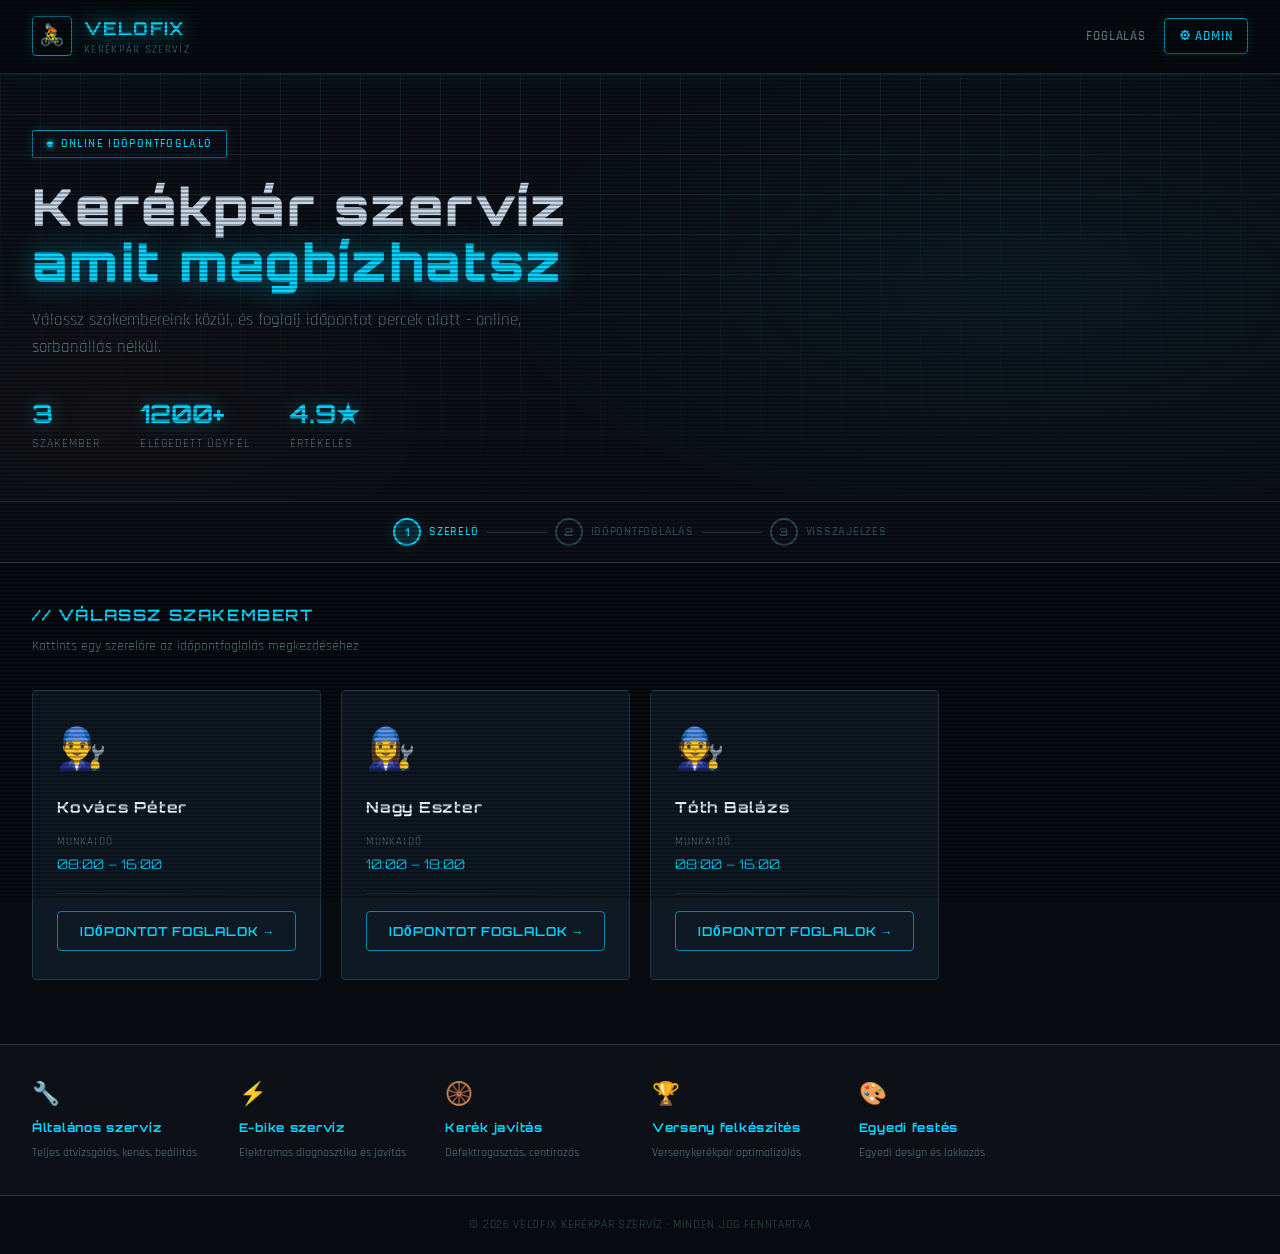
<file: index.html>
<!DOCTYPE html>
<html lang="hu">
<head>
    <meta charset="UTF-8">
    <meta name="viewport" content="width=device-width, initial-scale=1.0">
    <title>Velofix - Kerékpár szervíz Időpontfoglaló</title>
    <link rel="stylesheet" href="CSS/style.css">
</head>
<body>

    <!-- HEADER -->
    <header class="site-header">
      <div class="header-inner">
        <a href="index.html" class="logo">
          <div class="logo-icon-wrap">🚴</div>
          <div class="logo-text">
            <div class="logo-title">VELOFIX</div>
            <div class="logo-sub">Kerékpár szervíz</div>
          </div>
        </a>
        <nav class="header-nav">
          <a href="index.html">Foglalás</a>
          <a href="Admin/index.html" class="nav-admin">⚙ Admin</a>
        </nav>
      </div>
    </header>

    <!-- HERO -->
    <section class="hero">
      <div class="hero-inner">
        <div class="hero-badge">Online Időpontfoglaló</div>
        <h1>Kerékpár szervíz<br><em>amit megbízhatsz</em></h1>
        <p>Válassz szakembereink közül, és foglalj időpontot percek alatt - online, sorbanállás nélkül.</p>
        <div class="hero-stats">
          <div class="hero-stat"><div class="n">3</div><div class="l">Szakember</div></div>
          <div class="hero-stat"><div class="n">1200+</div><div class="l">Elégedett ügyfél</div></div>
          <div class="hero-stat"><div class="n">4.9★</div><div class="l">Értékelés</div></div>
        </div>
      </div>
    </section>

    <!-- LÉPÉS JELZŐ -->
    <div class="step-bar">
      <div class="step-bar-inner">
        <div class="step-item active" id="step-1">
          <div class="step-dot">1</div>
          <span>Szerelő</span>
        </div>
        <div class="step-line" id="line-1"></div>
        <div class="step-item" id="step-2">
          <div class="step-dot">2</div>
          <span>Időpontfoglalás</span>
        </div>
        <div class="step-line" id="line-2"></div>
        <div class="step-item" id="step-3">
          <div class="step-dot">3</div>
          <span>Visszajelzés</span>
        </div>
      </div>
    </div>

    <!-- APP -->
    <div id="app"></div>

    <!-- SERVICES -->
    <div class="services-strip">
      <div class="services-inner">
        <div class="service-item"><span class="icon">🔧</span><h4>Általános szervíz</h4><p>Teljes átvizsgálás, kenés, beállítás</p></div>
        <div class="service-item"><span class="icon">⚡</span><h4>E-bike szervíz</h4><p>Elektromos diagnosztika és javítás</p></div>
        <div class="service-item"><span class="icon">🛞</span><h4>Kerék javítás</h4><p>Defektragasztás, centírozás</p></div>
        <div class="service-item"><span class="icon">🏆</span><h4>Verseny felkészítés</h4><p>Versenykerékpár optimalizálás</p></div>
        <div class="service-item"><span class="icon">🎨</span><h4>Egyedi festés</h4><p>Egyedi design és lakkozás</p></div>
      </div>
    </div>

    <footer class="site-footer">
      <p>© 2026 VELOFIX KERÉKPÁR SZERVÍZ · MINDEN JOG FENNTARTVA</p>
    </footer>

    <div class="toast-container" id="toasts"></div>

    <script src="JS/data.js"></script>
    <script src="JS/api.js"></script>
    <script src="JS/calendar.js"></script>
    <script src="JS/timeslots.js"></script>
    <script src="JS/app.js"></script>
    
</body>
</html>
</file>
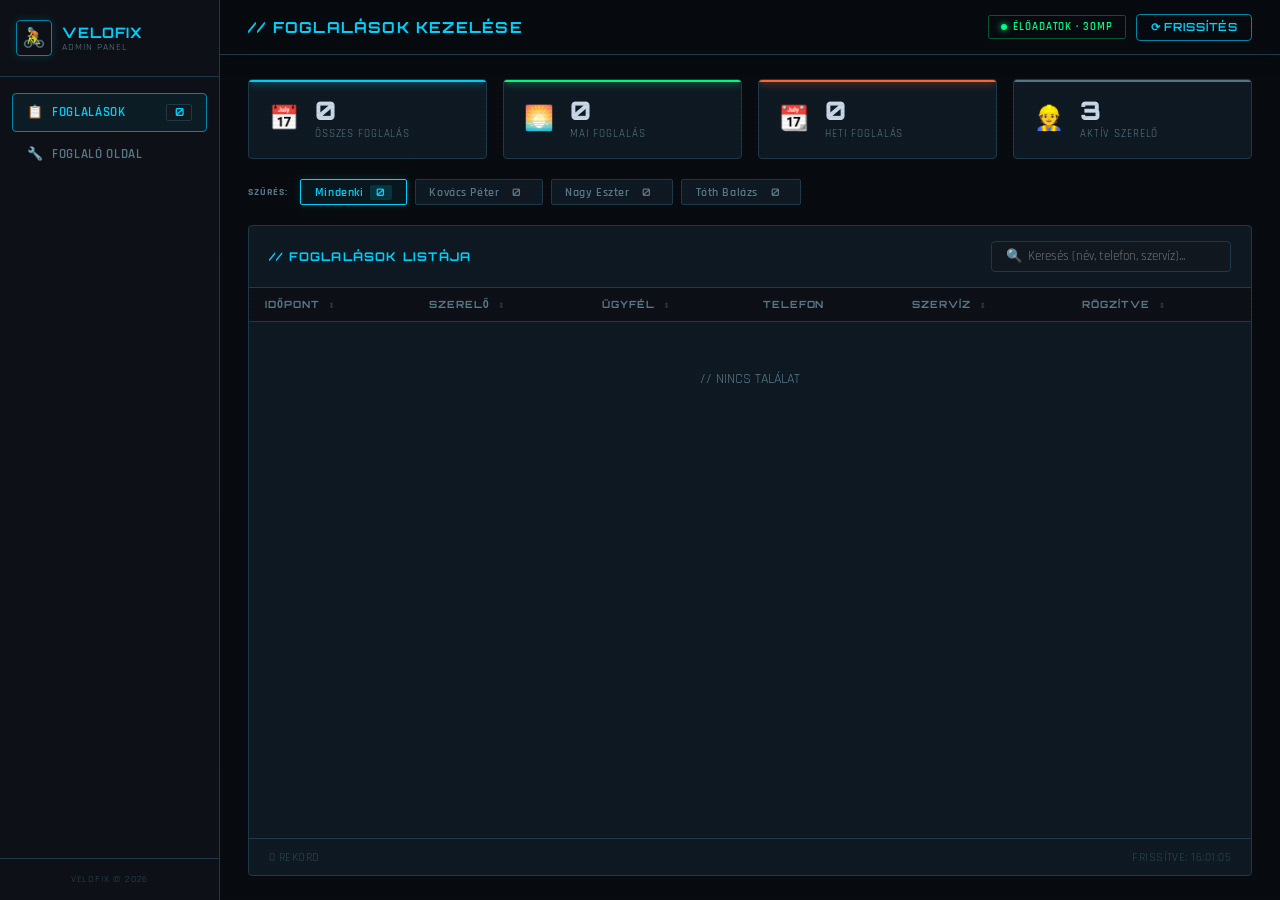
<file: Admin/index.html>
<!DOCTYPE html>
<html lang="hu">
<head>
  <meta charset="UTF-8">
  <meta name="viewport" content="width=device-width, initial-scale=1.0">
  <title>VeloFix Admin – Foglalások</title>
  <link rel="stylesheet" href="../CSS/admin.css">
</head>
<body>

  <!-- SIDEBAR -->
  <aside class="sidebar">
    <div class="sb-logo">
      <div class="sb-logo-mark">🚴</div>
      <div>
        <div class="sb-logo-t1">VELOFIX</div>
        <div class="sb-logo-t2">Admin Panel</div>
      </div>
    </div>
    <nav class="sb-nav">
      <a href="index.html" class="sb-link active">
        <span class="ico">📋</span>
        Foglalások
        <span class="sb-count" id="nav-cnt">–</span>
      </a>
      <a href="../index.html" class="sb-link">
        <span class="ico">🔧</span>
        Foglaló oldal
      </a>
    </nav>
    <div class="sb-footer">VELOFIX © 2026</div>
  </aside>

  <!-- MAIN -->
  <main class="admin-main">

    <!-- TOPBAR -->
    <div class="topbar">
      <h1>// FOGLALÁSOK KEZELÉSE</h1>
      <div class="topbar-right">
        <div class="live-badge">
          <div class="live-dot"></div>
          ÉLŐADATOK · 30MP
        </div>
        <button class="btn-refresh" id="btn-refresh">⟳ FRISSÍTÉS</button>
      </div>
    </div>

    <div class="admin-content">

      <!-- STAT CARDS -->
      <div class="stat-grid">
        <div class="stat-card c-cyan">
          <div class="stat-ico">📅</div>
          <div><div class="stat-n" id="s-total">–</div><div class="stat-l">Összes foglalás</div></div>
        </div>
        <div class="stat-card c-green">
          <div class="stat-ico">🌅</div>
          <div><div class="stat-n" id="s-today">–</div><div class="stat-l">Mai foglalás</div></div>
        </div>
        <div class="stat-card c-orange">
          <div class="stat-ico">📆</div>
          <div><div class="stat-n" id="s-week">–</div><div class="stat-l">Heti foglalás</div></div>
        </div>
        <div class="stat-card c-dim">
          <div class="stat-ico">👷</div>
          <div><div class="stat-n" id="s-mech">–</div><div class="stat-l">Aktív szerelő</div></div>
        </div>
      </div>

      <!-- FILTER -->
      <div class="filter-row">
        <span class="filter-label">Szűrés:</span>
        <div id="pills" style="display:flex;gap:.5rem;flex-wrap:wrap;"></div>
      </div>

      <!-- TABLE -->
      <div class="table-card">
        <div class="table-card-head">
          <div class="table-card-title">// FOGLALÁSOK LISTÁJA</div>
          <input class="search-input" type="text" id="search" placeholder="🔍  Keresés (név, telefon, szervíz)...">
        </div>
        <div class="table-wrap">
          <table>
            <thead>
              <tr>
                <th data-sort="appointment_date">Időpont <span class="sort-ico">↕</span></th>
                <th data-sort="mechanic">Szerelő <span class="sort-ico">↕</span></th>
                <th data-sort="customer_name">Ügyfél <span class="sort-ico">↕</span></th>
                <th>Telefon</th>
                <th data-sort="service">Szervíz <span class="sort-ico">↕</span></th>
                <th data-sort="created_at">Rögzítve <span class="sort-ico">↕</span></th>
              </tr>
            </thead>
            <tbody id="tbody">
              <tr class="loading-row">
                <td colspan="6">
                  <div class="spin"></div><br>Adatok betöltése...
                </td>
              </tr>
            </tbody>
          </table>
        </div>
        <div class="table-foot">
          <span id="rec-count">– REKORD</span>
          <span>FRISSÍTVE: <span id="ts">–</span></span>
        </div>
      </div>

    </div><!-- /admin-content -->
  </main>

  <!-- A főoldal JS fájljai kellenek az API-hoz -->
  <script src="../JS/data.js"></script>
  <script src="../JS/api.js"></script>
  <script src="../JS/admin.js"></script>
</body>
</html>
</file>
<file: CSS/style.css>
/* ═══════════════════════════════════════════════════
   VeloFix · style.css  –  Futurisztikus főoldal
   ═══════════════════════════════════════════════════ */

/* Fontok */
@import url('https://fonts.googleapis.com/css2?family=Orbitron:wght@400;600;700;900&family=Rajdhani:wght@300;400;500;600&display=swap');

/* Változók */
:root {
    --bg: #080c10;
    --bg2: #0d1117;
    --bg3: #111820;
    --panel: #0f1923;
    --border: #1e3a4a;
    --border2: #0e2535;
    --cyan: #00d4ff;
    --cyan-dim: #0088aa;
    --cyan-glow: rgba(0,212,255,.15);
    --cyan-glow2: rgba(0,212,255,.06);
    --orange: #ff6b35;
    --orange-dim: #aa3a15;
    --green: #00ff88;
    --text: #c8d8e8;
    --text-dim: #5a7a8a;
    --text-muted: #2a4a5a;
    --font-display: 'Orbitron', monospace;
    --font-body: 'Rajdhani', sans-serif;
    --r: 4px;
    --t: .2s ease;
}

/* Reset */
*, *::before, *::after {box-sizing: border-box; margin: 0; padding: 0;}
html {scroll-behavior: smooth;}
body {
    font-family: var(--font-body);
    background: var(--bg);
    color: var(--text);
    min-height: 100vh;
    overflow-x: hidden;
    font-size: 16px;
    line-height: 1.6;
}

/* Scanline overlay */
body::before {
    content: '';
    position: fixed; inset: 0; z-index: 9999;
    background: repeating-linear-gradient(
        0deg,
        transparent,
        transparent 2px,
        rgba(0,0,0,0.3) 2px,
        rgba(0,0,0,0.3) 4px
    );
    pointer-events: none;
}

button {cursor: pointer; font-family: inherit; border: none}
input, select {font-family: inherit;}

/* Header */
.site-header {
    background: rgba(8,12,16,.9);
    backdrop-filter: blur(20px);
    border-bottom: 1px solid var(--border);
    position: sticky; top: 0; z-index: 100;
    box-shadow: 0 0 30px rgba(0,212,255,.05);
}
.header-inner {
    max-width: 1280px; margin: 0 auto;
    padding: .85rem 2rem;
    display: flex; align-items: center; justify-content: space-between; gap: 1rem;
}
.logo {display: flex; align-items: center; gap: .75rem; text-decoration: none; color: inherit;}
.logo-icon-wrap {
    width: 40px; height: 40px;
    border: 1px solid var(--cyan-dim);
    border-radius: var(--r);
    display: flex; align-items: center; justify-content: center;
    font-size: 1.3rem;
    box-shadow: 0 0 12px var(--cyan-glow);
}
.logo-title {
    font-family: var(--font-display);
    font-size: 1.1rem; font-weight: 700;
    color: var(--cyan);
    letter-spacing: .08em;
    text-shadow: 0 0 20px var(--cyan);
}
.logo-sub {font-size: .68rem; color: var(--text-dim); letter-spacing: .12em; text-transform: uppercase;}

.header-nav {display: flex; gap: .25rem;}
.header-nav a {
    text-decoration: none; color: var(--text-dim);
    font-size: .82rem; font-weight: 600;
    padding: .4rem .85rem; border-radius: var(--r);
    border: 1px solid transparent;
    letter-spacing: .06em; text-transform: uppercase;
    transition: all var(--t);
}
.header-nav a:hover {color: var(--cyan); border-color: var(--border); background: var(--bg2);}
.header-nav .nav-admin {
    border-color: var(--cyan-dim);
    color: var(--cyan);
    box-shadow: 0 0 8px var(--cyan-glow);
}
.header-nav .nav-admin:hover {background: var(--cyan-glow2); box-shadow: 0 0 16px var(--cyan-glow);}

/* HERO */
.hero {
    background: var(--bg2);
    border-bottom: 1px solid var(--border);
    padding: 3.5rem 2rem 3rem;
    position: relative; overflow: hidden;
}
.hero::before {
    content: '';
    position: absolute; inset: 0;
    background: 
        radial-gradient(ellipse 60% 80% at 80% 50%, rgba(0,212,255,.06) 0%, transparent 70%),
        radial-gradient(ellipse 40% 60% at 10% 80%, rgba(255,107,53,.04) 0%, transparent 60%);
    pointer-events: none;
}
/* Grid háttér */
.hero::after {
    content: '';
    position: absolute; inset: 0;
    background-image: 
        linear-gradient(var(--border2) 1px, transparent 1px),
        linear-gradient(90deg, var(--border2) 1px, transparent 1px);
    background-size: 40px 40px;
    mask-image: radial-gradient(ellipse 80% 100% at 50% 0%, black 30%, transparent 100%);
    pointer-events: none;
}

.hero-inner {max-width: 1280px; margin: 0 auto; position: relative; z-index: 1;}
.hero-badge {
    display: inline-flex; align-items: center; gap: .5rem;
    border: 1px solid var(--cyan-dim);
    border-radius: 2px;
    padding: .25rem .85rem;
    font-size: .72rem; font-weight: 600;
    color: var(--cyan); letter-spacing: .12em; text-transform: uppercase;
    margin-bottom: 1.25rem;
    box-shadow: 0 0 10px var(--cyan-glow);
}
.hero-badge::before {
    content: '';
    width: 6px; height: 6px;
    background: var(--cyan); border-radius: 50%; box-shadow: 0 0 6px var(--cyan);
    animation: blink 1.5s infinite;
}
@keyframes blink {0%,100%{opacity: 1;} 50%{opacity: .2;}}

.hero h1 {
    font-family: var(--font-display);
    font-size: clamp(1.8rem, 5vw, 3.2rem); font-weight: 900;
    line-height: 1.1; margin-bottom: 1rem; letter-spacing: .04em;
}
.hero h1 em {color: var(--cyan); font-style: normal; text-shadow: 0 0 30px rgba(0,212,255,.5);}
.hero p {font-size: 1.05rem; color: var(--text-dim); max-width: 500px; margin-bottom: 2rem;}
.hero-stats {display: flex; gap: 2.5rem; flex-wrap: wrap;}
.hero-stat {display: flex; flex-direction: column; gap: .1rem;}
.hero-stat .n {font-family: var(--font-display); font-size: 1.6rem; font-weight: 700;
    color: var(--cyan); text-shadow: 0 0 20px rgba(0,212,255,.4);
}
.hero-stat .l {font-size: .72rem; color: var(--text-dim); letter-spacing: .1em; text-transform: uppercase;}

/* Lépés jelző */
.step-bar {
    background: var(--bg2);
    border-bottom: 1px solid var(--border);
    padding: 1rem 2rem;
}
.step-bar-inner {
    max-width: 1280px; margin: 0 auto;
    display: flex; align-items: center; justify-content: center; gap: 0;
}
.step-item {
    display: flex; align-items: center; gap: .5rem;
    font-size: .78rem; font-weight: 600;
    color: var(--text-muted); letter-spacing: .06em; text-transform: uppercase;
    transition: color var(--t);
}
.step-dot {
    width: 28px; height: 28px; border-radius: 50%;
    border: 2px solid var(--text-muted);
    display: flex; align-items: center; justify-content: center;
    font-family: var(--font-display); font-size: .7rem; font-weight: 700;
    transition: all var(--t);
    flex-shrink: 0;
}
.step-item.active {color: var(--cyan);}
.step-item.active .step-dot {
    border-color: var(--cyan);
    background: var(--cyan-glow);
    box-shadow: 0 0 12px var(--cyan-glow), inset 0 0 8px var(--cyan-glow);
    color: var(--cyan);
}
.step-item.done {color: var(--green);}
.step-item.done .step-dot {
    border-color: var(--green);
    background: rgba(0,255,136,.1);
    color: var(--green);
}
.step-line {
    width: 60px; height: 1px;
    background: var(--text-muted);
    margin: 0 .5rem;
    flex-shrink: 0;
    transition: background var(--t);
}
.step-line.done {background: var(--green); box-shadow: 0 0 4px rgba(0,255,136,.5);}

@media (max-width: 480px) {
    .step-item span:last-child {display: none;}
    .step-line {width: 24px;}
}

/* Main APP */
#app {
    max-width: 1280px; margin: 0 auto;
    padding: 2.5rem 2rem 4rem;
    min-height: 400px;
}

/* Loader */
.loader {
    display: flex; flex-direction: column; align-items: center;
    gap: 1rem; padding: 5rem 2rem;
    color: var(--text-dim); font-size: .9rem; letter-spacing: .6em;
}
.spin {
    width: 36px; height: 36px; border-radius: 50%;
    border: 2px solid var(--border);
    border-top-color: var(--cyan);
    animation: spin .8s linear infinite;
    box-shadow: 0 0 10px var(--cyan-glow);
}
@keyframes spin { to { transform: rotate(360deg); } }
.spin-sm {
    display: inline-block;
    width: 14px; height: 14px; border-radius: 50%;
    border: 2px solid var(--border);
    border-top-color: var(--cyan);
    animation: spin .6s linear infinite;
    vertical-align: middle;
}

/* Section Intro */
.section-intro {margin-bottom: 2rem;}
.section-title {
    font-family: var(--font-display);
    font-size: 1rem; font-weight: 700;
    color: var(--cyan); letter-spacing: .1em;
    margin-bottom: .35rem;
}
.section-sub { font-size: .9rem; color: var(--text-dim);}

/* Szerelő kártyák */
.mechanics-grid {
    display: grid;
    grid-template-columns: repeat(auto-fill, minmax(260px, 1fr));
    gap: 1.25rem;
}
.mech-card {
    background: var(--panel);
    border: 1px solid var(--border);
    border-radius: var(--r);
    padding: 1.75rem 1.5rem;
    display: flex; flex-direction: column; gap: .85rem;
    position: relative; overflow: hidden;
    transition: transform var(--t), border-color var(--t), box-shadow var(--t);
    cursor: pointer;
}
.mech-card:hover {
    transform: translateY(-3px);
    border-color: var(--cyan-dim);
    box-shadow: 0 0 24px var(--cyan-glow), 0 8px 32px rgba(0,0,0,.4);
}
.mech-glow {
    position: absolute; top: -40px; right: -40px;
    width: 120px; height: 120px; border-radius: 50%;
    background: var(--cyan-glow);
    filter: blur(30px);
    opacity: 0; transition: opacity var(--t);
    pointer-events: none;
}
.mech-card:hover .mech-glow {opacity: 1;}
.mech-icon {font-size: 2.5rem;}
.mech-name {
    font-family: var(--font-display);
    font-size: .95rem; font-weight: 700;
    letter-spacing: .05em; color: #e8f4ff;
}
.mech-hours {
    display: flex; flex-direction: column; gap: .15rem;
    font-size: .78rem;
}
.hours-label {color: var(--text-dim); letter-spacing: .1em; text-transform: uppercase; font-size: .68rem;}
.hours-val {color: var(--cyan); font-family: var(--font-display); font-size: .82rem;}
.mech-divider {
    height: 1px; background: linear-gradient(90deg, var(--border), transparent);
    margin: .25rem 0;
}

/* Gomb */
.btn-primary {
    background: transparent;
    border: 1px solid var(--cyan-dim);
    color: var(--cyan);
    border-radius: var(--r);
    padding: .65rem 1.25rem;
    font-family: var(--font-display);
    font-size: .78rem; font-weight: 600;
    letter-spacing: .08em; text-transform: uppercase;
    transition: all var(--t);
    display: flex; align-items: center; justify-content: center; gap: .5rem;
}
.btn-primary:hover:not(:disabled) {
    background: var(--cyan-glow);
    border-color: var(--cyan);
    box-shadow: 0 0 16px var(--cyan-glow);
    color: #fff;
}
.btn-primary:disabled {opacity: .3; cursor: not-allowed;}

.btn-submit {
    width: 100%;
    background: rgba(0,212,255,0.8);
    border: 1px solid var(--cyan-dim);
    padding: .85rem;
    font-size: .85rem;
}
.btn-submit:not(:disabled):hover {
    background: rgba(0,212,255,.08);
    box-shadow: 0 0 24px var(--cyan-glow);
}
.btn-arrow {margin-left: auto;}

.btn-back {
    background: none; border: 1px solid var(--border);
    color: var(--text-dim); border-radius: var(--r);
    padding: .4rem .9rem; font-size: .8rem;
    font-family: inherit; letter-spacing: .04em;
    transition: all var(--t); margin-bottom: 1.5rem; display: inline-block;
}
.btn-back:hover {border-color: var(--text-dim); color: var(--text);}

/* Foglalás */
.booking-who {
    background: var(--panel);
    border: 1px solid var(--border);
    border-left: 3px solid var(--cyan);
    border-radius: var(--r);
    padding: 1rem 1.25rem;
    margin-bottom: 1.5rem;
}
.bw-label {font-size: .68rem; color: var(--cyan); letter-spacing: .12em; text-transform: uppercase; margin-bottom: .25rem;}
.bw-none {font-family: var(--font-display); font-size: 1rem; font-weight: 700; color: #e8f4ff;}
.bw-hours {font-size: .82rem; color: var(--text-dim); margin-top: .15rem;}

.booking-layout {
    display: grid;
    grid-template-columns: 1fr 360px;
    gap: 1.5rem;
    align-items: start;
}
@media (max-width: 900px) {.booking-layout {grid-template-columns: 1fr;}}

.booking-left {display: flex; flex-direction: column; gap: 1rem;}
.booking-right {display: flex; flex-direction: column; gap: 1rem; position: sticky; top: 80px;}

/* Panel */
.panel {
    background: var(--panel);
    border: 1px solid var(--border);
    border-radius: var(--r);
    padding: 1.25rem;
}
.panel-label {
    font-size: .68rem; font-weight: 700;
    color: var(--cyan); letter-spacing: .14em; text-transform: uppercase;
    margin-bottom: 1rem;
    padding-bottom: .5rem;
    border-bottom: 1px solid var(--border);
}

/* Naptár */
.cal-header {
    display: flex; align-items: center; justify-content: space-between;
    margin-bottom: .85rem;
}
.cal-title {
    font-family: var(--font-display);
    font-size: .82rem; font-weight: 700;
    color: var(--text); letter-spacing: .06em;
}
.cal-nav {
    background: none; border: 1px solid var(--border);
    color: var(--text-dim); border-radius: var(--r);
    width: 28px; height: 28px; font-size: 1.1rem;
    display: flex; align-items: center; justify-content: center;
    transition: all var(--t);
}
.cal-nav:hover {border-color: var(--cyan-dim); color: var(--cyan);}
.cal-grid {
    display: grid; grid-template-columns: repeat(7, 1fr); gap: 3px;
}
.cal-day-name {
    text-align: center; font-size: .65rem; font-weight: 700;
    color: var(--text-muted); padding: .3rem 0;
    letter-spacing: .06em;
}
.cal-cell {
    aspect-ratio: 1;
    display: flex; align-items: center; justify-content: center;
    font-size: .8rem; border-radius: var(--r);
    cursor: pointer; transition: all var(--t);
    border: 1px solid transparent;
}
.cal-cell:not(.disabled):not(:empty):hover {
    background: var(--cyan-glow2); border-color: var(--cyan-dim); color: var(--cyan);
}
.cal-cell.today {color: var(--cyan); font-weight: 700;}
.cal-cell.selected {
    background: var(--cyan-glow); border-color: var(--cyan);
    color: var(--cyan); font-weight: 700;
    box-shadow: 0 0 8px var(--cyan-glow);
}
.cal-cell.disabled {color: var(--text-muted); cursor: default; font-size: .75rem;}

/* Slotok */
.slots-loading {
    display: flex; align-items: center; gap: .6rem;
    color: var(--text-dim); font-size: .85rem;
    padding: .5rem 0;
}
.slots-empty {color: var(--text-dim); font-size: .85rem;}
.slots-grid {display: flex; flex-wrap: wrap; gap: .5rem;}
.slot-btn {
    background: var(--bg3); border: 1px solid var(--border);
    color: var(--text); border-radius: var(--r);
    padding: .4rem .85rem; font-size: .82rem;
    font-family: var(--font-display); font-weight: 600;
    letter-spacing: .04em;
    transition: all var(--t);
}
.slot-btn:hover {border-color: var(--cyan-dim); color: var(--cyan); background: var(--cyan-glow2);}
.slot-btn.active {
    background: var(--cyan-glow); border-color: var(--cyan);
    color: var(--cyan); box-shadow: 0 0 8px var(--cyan-glow);
}

/* Form */
.form-group {display: flex; flex-direction: column; gap: .4rem; margin-bottom: .85rem;}
.form-group:last-child {margin-bottom: 0;}
.form-group label {
    font-size: .68rem; font-weight: 700;
    color: var(--text-dim); letter-spacing: .1em; text-transform: uppercase;
}
.form-group input,
.form-group select {
    background: var(--bg3); border: 1px solid var(--border);
    border-radius: var(--r); padding: .6rem .85rem;
    color: var(--text); font-size: .9rem;
    transition: border-color var(--t), box-shadow var(--t);
    width: 100%;
}
.form-group input:focus,
.form-group select:focus {
    outline: none;
    border-color: var(--cyan-dim);
    box-shadow: 0 0 8px var(--cyan-glow);
}
.form-group select option {background: var(--bg2);}

/* Összefoglaló */
.summary-panel {border-left: 2px solid var(--cyan-dim);}
.sum-row {
    display: flex; justify-content: space-between; align-items: center;
    padding: .45rem 0; font-size: .85rem;
    border-bottom: 1px solid var(--border2);
}
.sum-row:last-child {border-bottom: none;}
.sum-row span {color: var(--text-dim); font-size: .78rem; letter-spacing: .04em;}
.sum-row strong {color: var(--text); font-weight: 600;}

/* Siker */
.success-wrap {
    max-width: 540px; margin: 3rem auto; text-align: center;
    animation: fadeUp .5s ease;
}
@keyframes fadeUp {from {opacity: 0; transform: translateY(20px);} to {opacity: 1; transform: none;}}

.success-icon {
    width: 80px; margin: 0 auto 1.5rem;
    border: 2px solid var(--green);
    border-radius: 50%;
    display: flex; align-items: center; justify-content: center;
    font-size: 2rem; color: var(--green);
    box-shadow: 0 0 30px rgba(0, 255, 136, .2), inset 0 0 20px rgba(0,255,136,.05);
    animation: pulse-green 2s infinite;
}
@keyframes pulse-green {
    0%, 100% {box-shadow: 0 0 20px rgba(0,255,136,.2);}
    50% {box-shadow: 0 0 40px rgba(0,255,136,.4);}
}
.success-title {
    font-family: var(--font-display);
    font-size: 1.4rem; font-weight: 900;
    color: var(--green); letter-spacing: .1em;
    text-shadow: 0 0 30px rgba(0, 255, 136, .3);
    margin-bottom: .5rem;
}
.success-sub {color: var(--text-dim); margin-bottom: 1.75rem;}
.success-card {
    background: var(--panel);
    border: 1px solid var(--border);
    border-left: 3px solid var(--green);
    border-radius: var(--r);
    padding: 1.25rem;
    margin-bottom: 1.75rem;
    text-align: left;
}

/* Services Strip */
.services-strip {
    background: var(--bg2);
    border-top: 1px solid var(--border);
    padding: 2rem;
    margin-top: 0;
}
.services-inner {
    max-width: 1280px; margin: 0 auto;
    display: grid;
    grid-template-columns: repeat(auto-fill, minmax(180px, 1fr));
    gap: 1.5rem;
}
.service-item {display: flex; flex-direction: column; gap: .35rem;}
.service-item .icon {font-size: 1.4rem;}
.service-item h4 {
    font-family: var(--font-display);
    font-size: .75rem; font-weight: 700;
    color: var(--cyan); letter-spacing: .06em;
}
.service-item p {font-size: .78rem; color: var(--text-dim);}

/* Footer */
.site-footer {
    text-align: center; padding: 1.25rem;
    font-size: .72rem; color: var(--text-muted);
    border-top: 1px solid var(--border);
    letter-spacing: .06em;
}

/* Toast */
.toast-container {
    position: fixed; bottom: 1.5rem; right: 1.5rem;
    z-index: 9999; display: flex; flex-direction: column; gap: .5rem;
}
.toast {
    background: var(--panel); border: 1px solid var(--border);
    color: var(--text); border-radius: var(--r);
    padding: .7rem 1.1rem; font-size: .85rem;
    box-shadow: 0 8px 24px rgba(0,0,0,.5);
    opacity: 0; transform: translateX(10px);
    transition: all .3s ease; max-width: 300px;
    pointer-events: auto;
}
.toast.show {opacity: 1; transform: none;}
.toast.err {border-color: var(--orange); color: var(--orange);}
.toast.ok {border-color: var(--green); color: var(--green);}

/* Reszponzivitás */
@media (max-width: 768px) {
  .header-inner { padding: .75rem 1rem; }
  .hero { padding: 2rem 1rem 1.75rem; }
  #app { padding: 1.5rem 1rem 3rem; }
  .services-strip { padding: 1.5rem 1rem; }
}
@media (max-width: 480px) {
  .hero h1 { font-size: 1.6rem; }
  .hero-stats { gap: 1.5rem; }
  .logo-title { font-size: .95rem; }
}
</file>
<file: CSS/admin.css>
/* ═══════════════════════════════════════════════════
   VeloFix · admin.css  –  Admin panel
   ═══════════════════════════════════════════════════ */

@import url('https://fonts.googleapis.com/css2?family=Orbitron:wght@400;600;700;900&family=Rajdhani:wght@300;400;500;600&display=swap');

:root {
  --bg:         #080c10;
  --bg2:        #0d1117;
  --bg3:        #111820;
  --panel:      #0f1923;
  --border:     #1e3a4a;
  --border2:    #0e2535;
  --cyan:       #00d4ff;
  --cyan-dim:   #0088aa;
  --cyan-glow:  rgba(0,212,255,.15);
  --cyan-glow2: rgba(0,212,255,.06);
  --orange:     #ff6b35;
  --green:      #00ff88;
  --text:       #c8d8e8;
  --text-dim:   #5a7a8a;
  --text-muted: #2a4a5a;
  --font-display: 'Orbitron', monospace;
  --font-body:    'Rajdhani', sans-serif;
  --r: 4px;
  --t: .2s ease;
  --sw: 220px;
}

*, *::before, *::after { box-sizing: border-box; margin: 0; padding: 0; }
html, body { height: 100%; overflow: hidden; }
body {
  font-family: var(--font-body);
  background: var(--bg);
  color: var(--text);
  display: flex;
  font-size: 15px;
}

/* Scanline */
body::before {
  content: '';
  position: fixed; inset: 0; z-index: 9999;
  background: repeating-linear-gradient(0deg, transparent, transparent 2px, rgba(0,0,0,.03) 2px, rgba(0,0,0,.03) 4px);
  pointer-events: none;
}

/* ── SIDEBAR ── */
.sidebar {
  width: var(--sw); flex-shrink: 0;
  background: var(--bg2);
  border-right: 1px solid var(--border);
  display: flex; flex-direction: column;
  position: fixed; left: 0; top: 0; bottom: 0;
  z-index: 50;
}
.sb-logo {
  display: flex; align-items: center; gap: .65rem;
  padding: 1.25rem 1rem;
  border-bottom: 1px solid var(--border);
}
.sb-logo-mark {
  width: 36px; height: 36px;
  border: 1px solid var(--cyan-dim); border-radius: var(--r);
  display: flex; align-items: center; justify-content: center;
  font-size: 1.2rem;
  box-shadow: 0 0 10px var(--cyan-glow);
  flex-shrink: 0;
}
.sb-logo-t1 {
  font-family: var(--font-display);
  font-size: .9rem; font-weight: 700;
  color: var(--cyan); letter-spacing: .08em;
}
.sb-logo-t2 { font-size: .6rem; color: var(--text-dim); letter-spacing: .1em; text-transform: uppercase; }

.sb-nav { flex: 1; padding: 1rem .75rem; display: flex; flex-direction: column; gap: .2rem; }
.sb-link {
  display: flex; align-items: center; gap: .6rem;
  padding: .6rem .85rem; border-radius: var(--r);
  text-decoration: none; color: var(--text-dim);
  font-size: .8rem; font-weight: 600;
  letter-spacing: .05em; text-transform: uppercase;
  border: 1px solid transparent;
  transition: all var(--t);
}
.sb-link .ico { width: 16px; text-align: center; flex-shrink: 0; }
.sb-link:hover { background: var(--bg3); border-color: var(--border); color: var(--text); }
.sb-link.active {
  background: var(--cyan-glow2);
  border-color: var(--cyan-dim);
  color: var(--cyan);
}
.sb-count {
  margin-left: auto;
  background: var(--bg3); border: 1px solid var(--border);
  border-radius: 2px; padding: .05rem .45rem;
  font-size: .7rem; color: var(--cyan);
  font-family: var(--font-display);
}
.sb-footer {
  padding: .85rem 1rem;
  font-size: .65rem; color: var(--text-muted);
  border-top: 1px solid var(--border);
  letter-spacing: .08em; text-align: center;
}

/* ── MAIN ── */
.admin-main {
  margin-left: var(--sw);
  flex: 1; height: 100vh;
  display: flex; flex-direction: column;
  overflow: hidden;
}

/* ── TOPBAR ── */
.topbar {
  background: rgba(8,12,16,.95);
  backdrop-filter: blur(12px);
  border-bottom: 1px solid var(--border);
  padding: .85rem 1.75rem;
  display: flex; align-items: center; justify-content: space-between;
  flex-wrap: wrap; gap: .75rem;
  flex-shrink: 0;
  box-shadow: 0 0 20px rgba(0,0,0,.4);
}
.topbar h1 {
  font-family: var(--font-display);
  font-size: .95rem; font-weight: 700;
  color: var(--cyan); letter-spacing: .08em;
}
.topbar-right { display: flex; align-items: center; gap: .65rem; flex-wrap: wrap; }

.live-badge {
  display: flex; align-items: center; gap: .4rem;
  font-size: .7rem; font-weight: 600;
  color: var(--green); letter-spacing: .08em;
  border: 1px solid rgba(0,255,136,.3);
  border-radius: 2px; padding: .25rem .75rem;
}
.live-dot {
  width: 6px; height: 6px; border-radius: 50%;
  background: var(--green);
  box-shadow: 0 0 6px var(--green);
  animation: blink 1.5s infinite;
}
@keyframes blink { 0%,100%{opacity:1} 50%{opacity:.2} }

.btn-refresh {
  background: transparent; border: 1px solid var(--cyan-dim);
  color: var(--cyan); border-radius: var(--r);
  padding: .35rem .85rem;
  font-family: var(--font-display); font-size: .7rem;
  font-weight: 600; letter-spacing: .08em; text-transform: uppercase;
  cursor: pointer; transition: all var(--t);
}
.btn-refresh:hover {
  background: var(--cyan-glow); box-shadow: 0 0 10px var(--cyan-glow);
}

/* ── CONTENT ── */
.admin-content {
  flex: 1; overflow-y: auto;
  padding: 1.5rem 1.75rem;
  display: flex; flex-direction: column; gap: 1.25rem;
}

/* ── STAT CARDS ── */
.stat-grid { display: grid; grid-template-columns: repeat(auto-fill, minmax(190px, 1fr)); gap: 1rem; }
.stat-card {
  background: var(--panel);
  border: 1px solid var(--border);
  border-radius: var(--r);
  padding: 1.1rem 1.25rem;
  display: flex; align-items: center; gap: 1rem;
  position: relative; overflow: hidden;
  transition: border-color var(--t), box-shadow var(--t);
}
.stat-card::before {
  content: ''; position: absolute; top: 0; left: 0; right: 0; height: 2px;
}
.stat-card.c-cyan::before  { background: var(--cyan); box-shadow: 0 0 8px var(--cyan); }
.stat-card.c-green::before { background: var(--green); box-shadow: 0 0 8px var(--green); }
.stat-card.c-orange::before{ background: var(--orange); box-shadow: 0 0 8px var(--orange); }
.stat-card.c-dim::before   { background: var(--text-dim); }
.stat-card:hover { border-color: var(--cyan-dim); box-shadow: 0 0 16px var(--cyan-glow); }
.stat-ico { font-size: 1.5rem; flex-shrink: 0; }
.stat-n {
  font-family: var(--font-display);
  font-size: 1.6rem; font-weight: 900; line-height: 1;
  color: var(--text);
}
.stat-l { font-size: .68rem; color: var(--text-dim); letter-spacing: .08em; text-transform: uppercase; margin-top: .2rem; }

/* ── FILTER PILLS ── */
.filter-row { display: flex; gap: .5rem; flex-wrap: wrap; align-items: center; }
.filter-label { font-size: .65rem; font-weight: 700; color: var(--text-dim); letter-spacing: .1em; text-transform: uppercase; margin-right: .25rem; }
.pill {
  background: var(--panel); border: 1px solid var(--border);
  border-radius: 2px; padding: .28rem .85rem;
  font-size: .72rem; font-weight: 600;
  color: var(--text-dim); letter-spacing: .05em;
  cursor: pointer; transition: all var(--t);
  display: flex; align-items: center; gap: .4rem;
  font-family: inherit;
}
.pill:hover { border-color: var(--cyan-dim); color: var(--cyan); }
.pill.active {
  background: var(--cyan-glow2); border-color: var(--cyan);
  color: var(--cyan); box-shadow: 0 0 8px var(--cyan-glow);
}
.pill-cnt {
  background: var(--bg3); border-radius: 2px;
  padding: .02rem .4rem; font-size: .65rem;
  font-family: var(--font-display);
}
.pill.active .pill-cnt { background: var(--cyan-glow); }

/* ── TABLE CARD ── */
.table-card {
  background: var(--panel);
  border: 1px solid var(--border);
  border-radius: var(--r);
  display: flex; flex-direction: column;
  flex: 1; min-height: 0; overflow: hidden;
}
.table-card-head {
  padding: .9rem 1.25rem;
  border-bottom: 1px solid var(--border);
  display: flex; align-items: center; justify-content: space-between;
  flex-wrap: wrap; gap: .75rem; flex-shrink: 0;
}
.table-card-title {
  font-family: var(--font-display);
  font-size: .75rem; font-weight: 700;
  color: var(--cyan); letter-spacing: .1em;
}
.search-input {
  background: var(--bg3); border: 1px solid var(--border);
  border-radius: var(--r); padding: .4rem .85rem;
  color: var(--text); font-family: inherit; font-size: .82rem;
  width: 240px; transition: border-color var(--t), box-shadow var(--t);
}
.search-input:focus { outline: none; border-color: var(--cyan-dim); box-shadow: 0 0 8px var(--cyan-glow); }

.table-wrap { overflow-x: auto; overflow-y: auto; flex: 1; }
table { width: 100%; border-collapse: collapse; font-size: .83rem; }
thead th {
  background: var(--bg2); padding: .65rem 1rem;
  text-align: left;
  font-family: var(--font-display); font-size: .62rem;
  font-weight: 700; color: var(--text-dim);
  letter-spacing: .1em; text-transform: uppercase;
  border-bottom: 1px solid var(--border);
  white-space: nowrap; user-select: none;
  position: sticky; top: 0; z-index: 2;
}
thead th[data-sort] { cursor: pointer; }
thead th[data-sort]:hover { color: var(--cyan); }
thead th.sorted { color: var(--cyan); }
.sort-ico { margin-left: .3rem; opacity: .4; }
thead th.sorted .sort-ico { opacity: 1; }

tbody td { padding: .65rem 1rem; border-bottom: 1px solid var(--border2); vertical-align: middle; }
tbody tr:last-child td { border-bottom: none; }
tbody tr:hover td { background: rgba(0,212,255,.02); }

.empty-row td, .loading-row td {
  text-align: center; padding: 3rem;
  color: var(--text-dim); font-size: .85rem;
}
.spin {
  width: 28px; height: 28px; border-radius: 50%;
  border: 2px solid var(--border); border-top-color: var(--cyan);
  animation: spin .7s linear infinite;
  display: inline-block; margin-bottom: .5rem;
  box-shadow: 0 0 8px var(--cyan-glow);
}
@keyframes spin { to { transform: rotate(360deg); } }

.badge {
  display: inline-block; padding: .15rem .55rem;
  border-radius: 2px; font-size: .72rem; font-weight: 600;
  font-family: var(--font-display); letter-spacing: .04em;
  white-space: nowrap;
}
.badge-date { background: rgba(0,212,255,.08); border: 1px solid var(--cyan-dim); color: var(--cyan); }
.badge-svc  { background: var(--bg3); border: 1px solid var(--border); color: var(--text-dim); }
.muted      { color: var(--text-dim); }

.table-foot {
  padding: .65rem 1.25rem;
  border-top: 1px solid var(--border);
  display: flex; justify-content: space-between; align-items: center;
  font-size: .72rem; color: var(--text-muted);
  flex-wrap: wrap; gap: .5rem; flex-shrink: 0;
  letter-spacing: .04em;
}

/* ── RESZPONZÍV ── */
@media (max-width: 768px) {
  .sidebar { display: none; }
  .admin-main { margin-left: 0; }
  .admin-content { padding: 1rem; }
  .topbar { padding: .75rem 1rem; }
  .search-input { width: 100%; }
  .stat-grid { grid-template-columns: repeat(2, 1fr); }
  .table-card-head { flex-direction: column; align-items: flex-start; }
}
@media (max-width: 420px) {
  .stat-grid { grid-template-columns: 1fr; }
}
</file>
